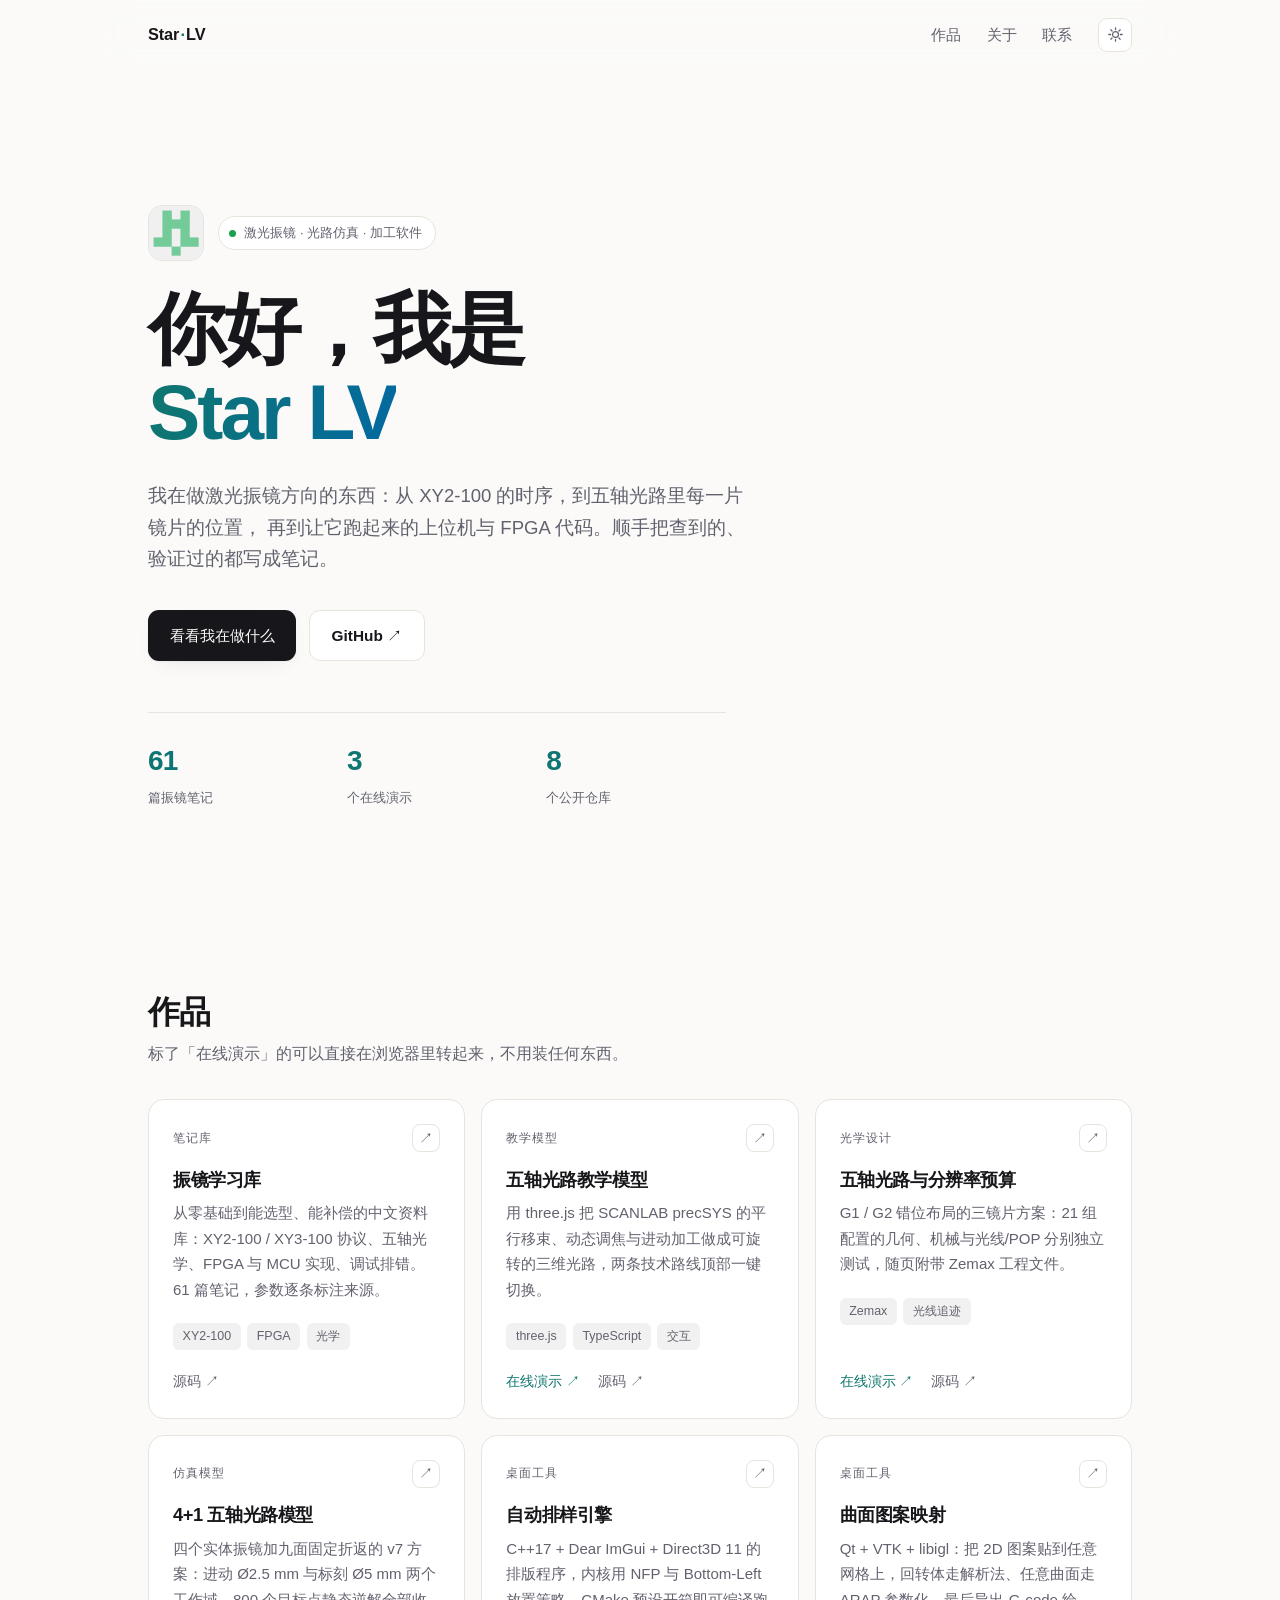
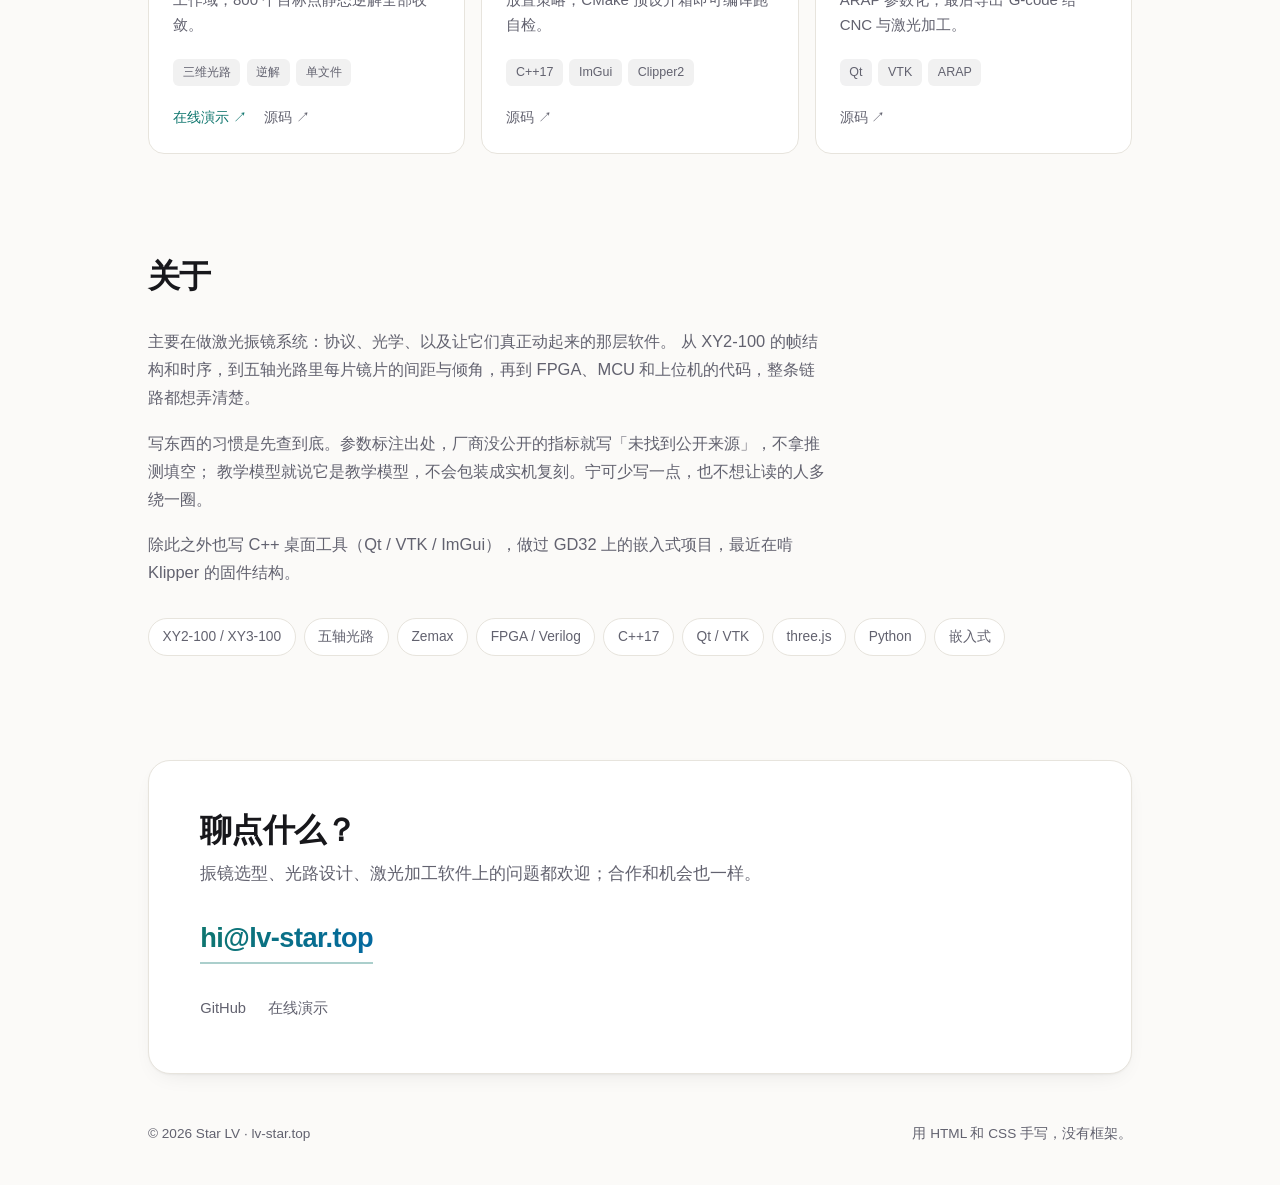
<file: index.html>
<!DOCTYPE html>
<html lang="zh-CN">
<head>
<meta charset="utf-8">
<meta name="viewport" content="width=device-width, initial-scale=1">
<title>Star LV · 激光振镜与光路仿真</title>

<meta name="description" content="激光振镜方向的工程笔记与作品：XY2-100 协议、五轴光路仿真、激光加工软件与嵌入式实现。">
<link rel="canonical" href="https://lv-star.top/">
<meta property="og:type" content="website">
<meta property="og:url" content="https://lv-star.top/">
<meta property="og:title" content="Star LV · 激光振镜与光路仿真">
<meta property="og:description" content="激光振镜方向的工程笔记与作品：XY2-100 协议、五轴光路仿真、激光加工软件与嵌入式实现。">
<meta property="og:locale" content="zh_CN">
<meta name="twitter:card" content="summary_large_image">
<meta name="theme-color" content="#fbfaf8" media="(prefers-color-scheme: light)">
<meta name="theme-color" content="#0b0b0e" media="(prefers-color-scheme: dark)">

<link rel="icon" href="/favicon.svg" type="image/svg+xml">
<link rel="stylesheet" href="/assets/style.css">

<script>
  (function () {
    try {
      var saved = localStorage.getItem('theme');
      var dark = saved ? saved === 'dark'
                       : window.matchMedia('(prefers-color-scheme: dark)').matches;
      document.documentElement.dataset.theme = dark ? 'dark' : 'light';
    } catch (e) {
      document.documentElement.dataset.theme = 'light';
    }
  })();
</script>

<script type="application/ld+json">
{
  "@context": "https://schema.org",
  "@type": "Person",
  "name": "Star LV",
  "alternateName": "Vforvan",
  "url": "https://lv-star.top/",
  "jobTitle": "激光振镜与光路仿真工程师",
  "sameAs": ["https://github.com/Vforvan"]
}
</script>
</head>
<body>
<a class="skip" href="#main">跳到主要内容</a>

<header class="site-header">
  <a class="brand" href="#top" aria-label="回到顶部">
    Star<span class="brand-dot">·</span>LV
  </a>
  <nav class="site-nav" aria-label="主导航">
    <a href="#works">作品</a>
    <a href="#about">关于</a>
    <a href="#contact">联系</a>
    <button id="theme-toggle" class="theme-toggle" type="button" aria-label="切换明暗主题">
      <svg class="icon-sun" viewBox="0 0 24 24" aria-hidden="true"><circle cx="12" cy="12" r="4.2"/><g stroke-width="1.8" stroke-linecap="round"><path d="M12 2.6v2.4M12 19v2.4M2.6 12h2.4M19 12h2.4M5.4 5.4l1.7 1.7M16.9 16.9l1.7 1.7M18.6 5.4l-1.7 1.7M7.1 16.9l-1.7 1.7"/></g></svg>
      <svg class="icon-moon" viewBox="0 0 24 24" aria-hidden="true"><path d="M20.5 14.4A8.6 8.6 0 1 1 9.6 3.5a6.9 6.9 0 0 0 10.9 10.9Z"/></svg>
    </button>
  </nav>
</header>

<main id="main">

  <section class="hero" id="top">
    <div class="hero-top">
      <img class="avatar" src="/assets/avatar.png" width="56" height="56" alt="Star LV" fetchpriority="high">
      <p class="eyebrow"><span class="pulse" aria-hidden="true"></span>激光振镜 · 光路仿真 · 加工软件</p>
    </div>

    <h1>你好，我是<br><span class="grad">Star LV</span></h1>

    <p class="lead">
      我在做激光振镜方向的东西：从 XY2-100 的时序，到五轴光路里每一片镜片的位置，
      再到让它跑起来的上位机与 FPGA 代码。顺手把查到的、验证过的都写成笔记。
    </p>

    <div class="cta">
      <a class="btn btn-primary" href="#works">看看我在做什么</a>
      <a class="btn btn-ghost" href="https://github.com/Vforvan" target="_blank" rel="noopener">GitHub ↗</a>
    </div>

    <dl class="stats">
      <div><dt>61</dt><dd>篇振镜笔记</dd></div>
      <div><dt>3</dt><dd>个在线演示</dd></div>
      <div><dt>8</dt><dd>个公开仓库</dd></div>
    </dl>
  </section>

  <section class="section" id="works">
    <div class="section-head reveal">
      <h2>作品</h2>
      <p>标了「在线演示」的可以直接在浏览器里转起来，不用装任何东西。</p>
    </div>

    <div class="cards">

      <article class="card reveal">
        <div class="card-top">
          <span class="card-kicker">笔记库</span>
          <a class="card-link" href="https://github.com/Vforvan/galvo-notes" target="_blank" rel="noopener" aria-label="galvo-notes 源码">↗</a>
        </div>
        <h3>振镜学习库</h3>
        <p>从零基础到能选型、能补偿的中文资料库：XY2-100 / XY3-100 协议、五轴光学、FPGA 与 MCU 实现、调试排错。61 篇笔记，参数逐条标注来源。</p>
        <ul class="tags"><li>XY2-100</li><li>FPGA</li><li>光学</li></ul>
        <div class="card-links">
          <a href="https://github.com/Vforvan/galvo-notes" target="_blank" rel="noopener">源码 ↗</a>
        </div>
      </article>

      <article class="card reveal">
        <div class="card-top">
          <span class="card-kicker">教学模型</span>
          <a class="card-link" href="https://vforvan.github.io/precsys-optical-path-explorer/" target="_blank" rel="noopener" aria-label="打开在线演示">↗</a>
        </div>
        <h3>五轴光路教学模型</h3>
        <p>用 three.js 把 SCANLAB precSYS 的平行移束、动态调焦与进动加工做成可旋转的三维光路，两条技术路线顶部一键切换。</p>
        <ul class="tags"><li>three.js</li><li>TypeScript</li><li>交互</li></ul>
        <div class="card-links">
          <a class="demo" href="https://vforvan.github.io/precsys-optical-path-explorer/" target="_blank" rel="noopener">在线演示 ↗</a>
          <a href="https://github.com/Vforvan/precsys-optical-path-explorer" target="_blank" rel="noopener">源码 ↗</a>
        </div>
      </article>

      <article class="card reveal">
        <div class="card-top">
          <span class="card-kicker">光学设计</span>
          <a class="card-link" href="https://vforvan.github.io/galvo-validator/v3/" target="_blank" rel="noopener" aria-label="打开在线演示">↗</a>
        </div>
        <h3>五轴光路与分辨率预算</h3>
        <p>G1 / G2 错位布局的三镜片方案：21 组配置的几何、机械与光线/POP 分别独立测试，随页附带 Zemax 工程文件。</p>
        <ul class="tags"><li>Zemax</li><li>光线追迹</li></ul>
        <div class="card-links">
          <a class="demo" href="https://vforvan.github.io/galvo-validator/v3/" target="_blank" rel="noopener">在线演示 ↗</a>
          <a href="https://github.com/Vforvan/galvo-validator" target="_blank" rel="noopener">源码 ↗</a>
        </div>
      </article>

      <article class="card reveal">
        <div class="card-top">
          <span class="card-kicker">仿真模型</span>
          <a class="card-link" href="https://vforvan.github.io/galvo-5d-optical-path-explorer/" target="_blank" rel="noopener" aria-label="打开在线演示">↗</a>
        </div>
        <h3>4+1 五轴光路模型</h3>
        <p>四个实体振镜加九面固定折返的 v7 方案：进动 Ø2.5 mm 与标刻 Ø5 mm 两个工作域，800 个目标点静态逆解全部收敛。</p>
        <ul class="tags"><li>三维光路</li><li>逆解</li><li>单文件</li></ul>
        <div class="card-links">
          <a class="demo" href="https://vforvan.github.io/galvo-5d-optical-path-explorer/" target="_blank" rel="noopener">在线演示 ↗</a>
          <a href="https://github.com/Vforvan/galvo-5d-optical-path-explorer" target="_blank" rel="noopener">源码 ↗</a>
        </div>
      </article>

      <article class="card reveal">
        <div class="card-top">
          <span class="card-kicker">桌面工具</span>
          <a class="card-link" href="https://github.com/Vforvan/deepnest-cpp" target="_blank" rel="noopener" aria-label="deepnest-cpp 源码">↗</a>
        </div>
        <h3>自动排样引擎</h3>
        <p>C++17 + Dear ImGui + Direct3D 11 的排版程序，内核用 NFP 与 Bottom-Left 放置策略，CMake 预设开箱即可编译跑自检。</p>
        <ul class="tags"><li>C++17</li><li>ImGui</li><li>Clipper2</li></ul>
        <div class="card-links">
          <a href="https://github.com/Vforvan/deepnest-cpp" target="_blank" rel="noopener">源码 ↗</a>
        </div>
      </article>

      <article class="card reveal">
        <div class="card-top">
          <span class="card-kicker">桌面工具</span>
          <a class="card-link" href="https://github.com/Vforvan/3D-Surface-Mapping" target="_blank" rel="noopener" aria-label="3D-Surface-Mapping 源码">↗</a>
        </div>
        <h3>曲面图案映射</h3>
        <p>Qt + VTK + libigl：把 2D 图案贴到任意网格上，回转体走解析法、任意曲面走 ARAP 参数化，最后导出 G-code 给 CNC 与激光加工。</p>
        <ul class="tags"><li>Qt</li><li>VTK</li><li>ARAP</li></ul>
        <div class="card-links">
          <a href="https://github.com/Vforvan/3D-Surface-Mapping" target="_blank" rel="noopener">源码 ↗</a>
        </div>
      </article>

    </div>
  </section>

  <section class="section" id="about">
    <div class="section-head reveal">
      <h2>关于</h2>
    </div>
    <div class="prose reveal">
      <p>
        主要在做激光振镜系统：协议、光学、以及让它们真正动起来的那层软件。
        从 XY2-100 的帧结构和时序，到五轴光路里每片镜片的间距与倾角，再到 FPGA、MCU 和上位机的代码，整条链路都想弄清楚。
      </p>
      <p>
        写东西的习惯是先查到底。参数标注出处，厂商没公开的指标就写「未找到公开来源」，不拿推测填空；
        教学模型就说它是教学模型，不会包装成实机复刻。宁可少写一点，也不想让读的人多绕一圈。
      </p>
      <p>
        除此之外也写 C++ 桌面工具（Qt / VTK / ImGui），做过 GD32 上的嵌入式项目，最近在啃 Klipper 的固件结构。
      </p>
    </div>
    <ul class="skills reveal" aria-label="技能">
      <li>XY2-100 / XY3-100</li><li>五轴光路</li><li>Zemax</li>
      <li>FPGA / Verilog</li><li>C++17</li><li>Qt / VTK</li>
      <li>three.js</li><li>Python</li><li>嵌入式</li>
    </ul>
  </section>

  <section class="section" id="contact">
    <div class="contact-box reveal">
      <h2>聊点什么？</h2>
      <p>振镜选型、光路设计、激光加工软件上的问题都欢迎；合作和机会也一样。</p>
      <a class="mail" href="mailto:hi@lv-star.top">hi@lv-star.top</a>
      <ul class="social">
        <li><a href="https://github.com/Vforvan" target="_blank" rel="noopener">GitHub</a></li>
        <li><a href="https://vforvan.github.io/precsys-optical-path-explorer/" target="_blank" rel="noopener">在线演示</a></li>
      </ul>
    </div>
  </section>

</main>

<footer class="site-footer">
  <span>© <span id="year">2026</span> Star LV · lv-star.top</span>
  <span class="footer-note">用 HTML 和 CSS 手写，没有框架。</span>
</footer>

<script src="/assets/main.js" defer></script>
</body>
</html>
</file>
<file: assets/style.css>
/* ---------- 设计变量 ---------- */
:root {
  --bg: #fbfaf8;
  --bg-elev: #ffffff;
  --text: #17171b;
  --text-muted: #62626f;
  --border: #e7e4dd;
  --accent: #0f766e;
  --accent-2: #0369a1;
  --shadow: 0 1px 2px rgb(0 0 0 / 4%), 0 8px 24px -12px rgb(0 0 0 / 12%);

  --max: 1080px;
  --radius: 16px;
  --font: -apple-system, BlinkMacSystemFont, "Segoe UI", "PingFang SC",
          "Hiragino Sans GB", "Microsoft YaHei", "Noto Sans SC", sans-serif;
}

:root[data-theme="dark"] {
  --bg: #0b0b0e;
  --bg-elev: #131318;
  --text: #f2f2f5;
  --text-muted: #9b9baa;
  --border: #26262f;
  --accent: #5eead4;
  --accent-2: #7dd3fc;
  --shadow: 0 1px 2px rgb(0 0 0 / 40%), 0 12px 32px -16px rgb(0 0 0 / 70%);
}

/* ---------- 基础 ---------- */
*, *::before, *::after { box-sizing: border-box; }

html {
  scroll-behavior: smooth;
  -webkit-text-size-adjust: 100%;
}

body {
  margin: 0;
  background: var(--bg);
  color: var(--text);
  font-family: var(--font);
  font-size: 17px;
  line-height: 1.7;
  -webkit-font-smoothing: antialiased;
  text-rendering: optimizeLegibility;
}

h1, h2, h3 { line-height: 1.15; letter-spacing: -0.022em; margin: 0; font-weight: 700; }
p { margin: 0; }
a { color: inherit; }
img, svg { display: block; max-width: 100%; }

::selection { background: color-mix(in srgb, var(--accent) 28%, transparent); }

:focus-visible {
  outline: 2px solid var(--accent);
  outline-offset: 3px;
  border-radius: 4px;
}

.skip {
  position: absolute;
  left: -9999px;
  top: 0;
  padding: .6rem 1rem;
  background: var(--bg-elev);
  z-index: 100;
}
.skip:focus { left: 1rem; top: 1rem; }

/* ---------- 顶栏 ---------- */
.site-header {
  position: sticky;
  top: 0;
  z-index: 50;
  display: flex;
  align-items: center;
  justify-content: space-between;
  gap: 1rem;
  max-width: var(--max);
  margin: 0 auto;
  padding: 1.1rem clamp(1.25rem, 5vw, 3rem);
  background: color-mix(in srgb, var(--bg) 82%, transparent);
  backdrop-filter: saturate(180%) blur(14px);
  -webkit-backdrop-filter: saturate(180%) blur(14px);
}

.brand {
  font-weight: 700;
  font-size: 1.02rem;
  letter-spacing: -0.01em;
  text-decoration: none;
  white-space: nowrap;
}
.brand-dot { color: var(--accent); margin: 0 .08em; }

.site-nav {
  display: flex;
  align-items: center;
  gap: clamp(.9rem, 2.5vw, 1.6rem);
  font-size: .94rem;
}
.site-nav a {
  text-decoration: none;
  color: var(--text-muted);
  transition: color .18s ease;
}
.site-nav a:hover { color: var(--text); }

.theme-toggle {
  display: grid;
  place-items: center;
  width: 34px;
  height: 34px;
  padding: 0;
  border: 1px solid var(--border);
  border-radius: 9px;
  background: var(--bg-elev);
  color: var(--text-muted);
  cursor: pointer;
  transition: color .18s ease, border-color .18s ease;
}
.theme-toggle:hover { color: var(--text); border-color: var(--text-muted); }
.theme-toggle svg { width: 17px; height: 17px; fill: none; stroke: currentColor; stroke-width: 1.7; }
.theme-toggle .icon-moon { display: none; }
:root[data-theme="dark"] .theme-toggle .icon-sun { display: none; }
:root[data-theme="dark"] .theme-toggle .icon-moon { display: block; }

/* ---------- 布局 ---------- */
main > .section,
.hero {
  max-width: var(--max);
  margin: 0 auto;
  padding: 0 clamp(1.25rem, 5vw, 3rem);
}

/* 注意：要用同优先级选择器，否则会被上面的 `main > .section` 简写 padding 覆盖 */
main > .section { padding-top: clamp(3.5rem, 9vw, 6.5rem); }

/* 锚点跳转时避开吸顶导航 */
section[id] { scroll-margin-top: 88px; }
.section-head { margin-bottom: 2rem; }
.section-head h2 { font-size: clamp(1.5rem, 3.4vw, 2rem); }
.section-head p { margin-top: .55rem; color: var(--text-muted); font-size: 1rem; }

/* ---------- Hero ---------- */
.hero {
  padding-top: clamp(4rem, 13vw, 8.5rem);
  padding-bottom: clamp(2.5rem, 7vw, 5rem);
  max-width: calc(var(--max) + 0px);
}

.eyebrow {
  display: inline-flex;
  align-items: center;
  gap: .5rem;
  margin-bottom: 1.6rem;
  padding: .32rem .8rem .32rem .62rem;
  border: 1px solid var(--border);
  border-radius: 99px;
  background: var(--bg-elev);
  font-size: .82rem;
  color: var(--text-muted);
}

.pulse {
  width: 7px;
  height: 7px;
  border-radius: 50%;
  background: #16a34a;
  box-shadow: 0 0 0 0 rgb(22 163 74 / 55%);
  animation: pulse 2.4s ease-out infinite;
}
@keyframes pulse {
  70%  { box-shadow: 0 0 0 7px rgb(22 163 74 / 0%); }
  100% { box-shadow: 0 0 0 0 rgb(22 163 74 / 0%); }
}

.hero h1 {
  font-size: clamp(2.6rem, 8.2vw, 4.9rem);
  letter-spacing: -0.038em;
  line-height: 1.06;
}

.grad {
  background: linear-gradient(100deg, var(--accent), var(--accent-2));
  -webkit-background-clip: text;
  background-clip: text;
  color: transparent;
}

.lead {
  max-width: 33em;
  margin-top: 1.6rem;
  font-size: clamp(1.02rem, 1.7vw, 1.16rem);
  color: var(--text-muted);
}

.cta { display: flex; flex-wrap: wrap; gap: .8rem; margin-top: 2.2rem; }

.btn {
  display: inline-flex;
  align-items: center;
  gap: .4rem;
  padding: .72rem 1.35rem;
  border-radius: 11px;
  font-size: .96rem;
  font-weight: 550;
  text-decoration: none;
  transition: transform .16s ease, box-shadow .16s ease, background .16s ease, border-color .16s ease;
}
.btn:active { transform: translateY(1px); }

.btn-primary {
  background: var(--text);
  color: var(--bg);
  box-shadow: var(--shadow);
}
.btn-primary:hover { transform: translateY(-1px); }

.btn-ghost {
  border: 1px solid var(--border);
  background: var(--bg-elev);
  color: var(--text);
}
.btn-ghost:hover { border-color: var(--text-muted); }

/* ---------- 头像 + 首屏数据条 ---------- */
.hero-top {
  display: flex;
  align-items: center;
  gap: .9rem;
  flex-wrap: wrap;
  margin-bottom: 1.7rem;
}
.hero-top .eyebrow { margin-bottom: 0; }

.avatar {
  width: 56px;
  height: 56px;
  flex: none;
  border-radius: 14px;
  border: 1px solid var(--border);
  background: var(--bg-elev);
}

.stats {
  display: grid;
  grid-template-columns: repeat(3, minmax(0, 1fr));
  gap: 1.2rem;
  max-width: 34em;
  margin: 3.2rem 0 0;
  padding: 1.5rem 0 0;
  border-top: 1px solid var(--border);
}
.stats dt {
  font-size: clamp(1.4rem, 3vw, 1.75rem);
  font-weight: 700;
  letter-spacing: -0.03em;
  background: linear-gradient(100deg, var(--accent), var(--accent-2));
  -webkit-background-clip: text;
  background-clip: text;
  color: transparent;
}
.stats dd {
  margin: .15rem 0 0;
  font-size: .84rem;
  color: var(--text-muted);
}

/* ---------- 卡片 ---------- */
.cards {
  display: grid;
  grid-template-columns: repeat(auto-fit, minmax(250px, 1fr));
  gap: 1rem;
}

.card {
  display: flex;
  flex-direction: column;
  padding: 1.5rem;
  border: 1px solid var(--border);
  border-radius: var(--radius);
  background: var(--bg-elev);
  transition: transform .2s ease, box-shadow .2s ease, border-color .2s ease;
}
.card:hover {
  transform: translateY(-3px);
  border-color: color-mix(in srgb, var(--accent) 38%, var(--border));
  box-shadow: var(--shadow);
}

.card-top {
  display: flex;
  align-items: center;
  justify-content: space-between;
  margin-bottom: 1.1rem;
}
.card-kicker {
  font-size: .76rem;
  letter-spacing: .08em;
  text-transform: uppercase;
  color: var(--text-muted);
}
.card-link {
  width: 28px;
  height: 28px;
  display: grid;
  place-items: center;
  border: 1px solid var(--border);
  border-radius: 8px;
  text-decoration: none;
  font-size: .9rem;
  color: var(--text-muted);
  transition: color .18s ease, border-color .18s ease, transform .18s ease;
}
.card-link:hover { color: var(--accent); border-color: var(--accent); transform: translate(1px, -1px); }

.card h3 { font-size: 1.14rem; margin-bottom: .6rem; }
.card p { font-size: .94rem; color: var(--text-muted); }

.tags {
  display: flex;
  flex-wrap: wrap;
  gap: .4rem;
  list-style: none;
  margin: 1.3rem 0 0;
  padding: 0;
}
.tags li {
  padding: .18rem .6rem;
  border-radius: 6px;
  background: color-mix(in srgb, var(--text) 6%, transparent);
  font-size: .78rem;
  color: var(--text-muted);
}

.card-links {
  display: flex;
  flex-wrap: wrap;
  gap: 1.1rem;
  margin-top: auto;
  padding-top: 1.25rem;
  font-size: .86rem;
}
.card-links a {
  color: var(--text-muted);
  text-decoration: none;
  transition: color .18s ease;
}
.card-links a:hover { color: var(--text); }
.card-links a.demo {
  color: var(--accent);
  font-weight: 550;
}
.card-links a.demo:hover { color: var(--accent-2); }

/* ---------- 关于 ---------- */
.prose { max-width: 40em; }
.prose p + p { margin-top: 1.1rem; }
.prose p { color: var(--text-muted); font-size: 1.03rem; }

.skills {
  display: flex;
  flex-wrap: wrap;
  gap: .5rem;
  list-style: none;
  margin: 2rem 0 0;
  padding: 0;
}
.skills li {
  padding: .38rem .85rem;
  border: 1px solid var(--border);
  border-radius: 99px;
  font-size: .86rem;
  color: var(--text-muted);
  background: var(--bg-elev);
}

/* ---------- 联系 ---------- */
.contact-box {
  padding: clamp(2rem, 5vw, 3.2rem);
  border: 1px solid var(--border);
  border-radius: 22px;
  background: var(--bg-elev);
  box-shadow: var(--shadow);
}
.contact-box h2 { font-size: clamp(1.5rem, 3.4vw, 2rem); }
.contact-box p { margin-top: .7rem; color: var(--text-muted); }

.mail {
  display: inline-block;
  margin-top: 1.6rem;
  font-size: clamp(1.15rem, 3.2vw, 1.7rem);
  font-weight: 600;
  letter-spacing: -0.02em;
  text-decoration: none;
  background: linear-gradient(100deg, var(--accent), var(--accent-2));
  -webkit-background-clip: text;
  background-clip: text;
  color: transparent;
  border-bottom: 2px solid color-mix(in srgb, var(--accent) 35%, transparent);
  padding-bottom: .1rem;
}

.social {
  display: flex;
  flex-wrap: wrap;
  gap: 1.4rem;
  list-style: none;
  margin: 2rem 0 0;
  padding: 0;
  font-size: .92rem;
}
.social a { color: var(--text-muted); text-decoration: none; }
.social a:hover { color: var(--text); text-decoration: underline; text-underline-offset: 4px; }

/* ---------- 页脚 ---------- */
.site-footer {
  display: flex;
  flex-wrap: wrap;
  gap: .75rem 1.5rem;
  justify-content: space-between;
  max-width: var(--max);
  margin: 0 auto;
  padding: 3rem clamp(1.25rem, 5vw, 3rem) 2.5rem;
  font-size: .85rem;
  color: var(--text-muted);
}

/* ---------- 入场动画 ---------- */
html.js .reveal {
  opacity: 0;
  transform: translateY(14px);
  transition: opacity .6s cubic-bezier(.22,.61,.36,1), transform .6s cubic-bezier(.22,.61,.36,1);
}
html.js .reveal.is-visible { opacity: 1; transform: none; }

@media (prefers-reduced-motion: reduce) {
  html { scroll-behavior: auto; }
  *, *::before, *::after {
    animation-duration: .01ms !important;
    transition-duration: .01ms !important;
  }
  html.js .reveal { opacity: 1; transform: none; }
}

@media (max-width: 560px) {
  body { font-size: 16px; }
  .site-nav { gap: .85rem; }
  .site-nav a { font-size: .88rem; }
}
</file>
